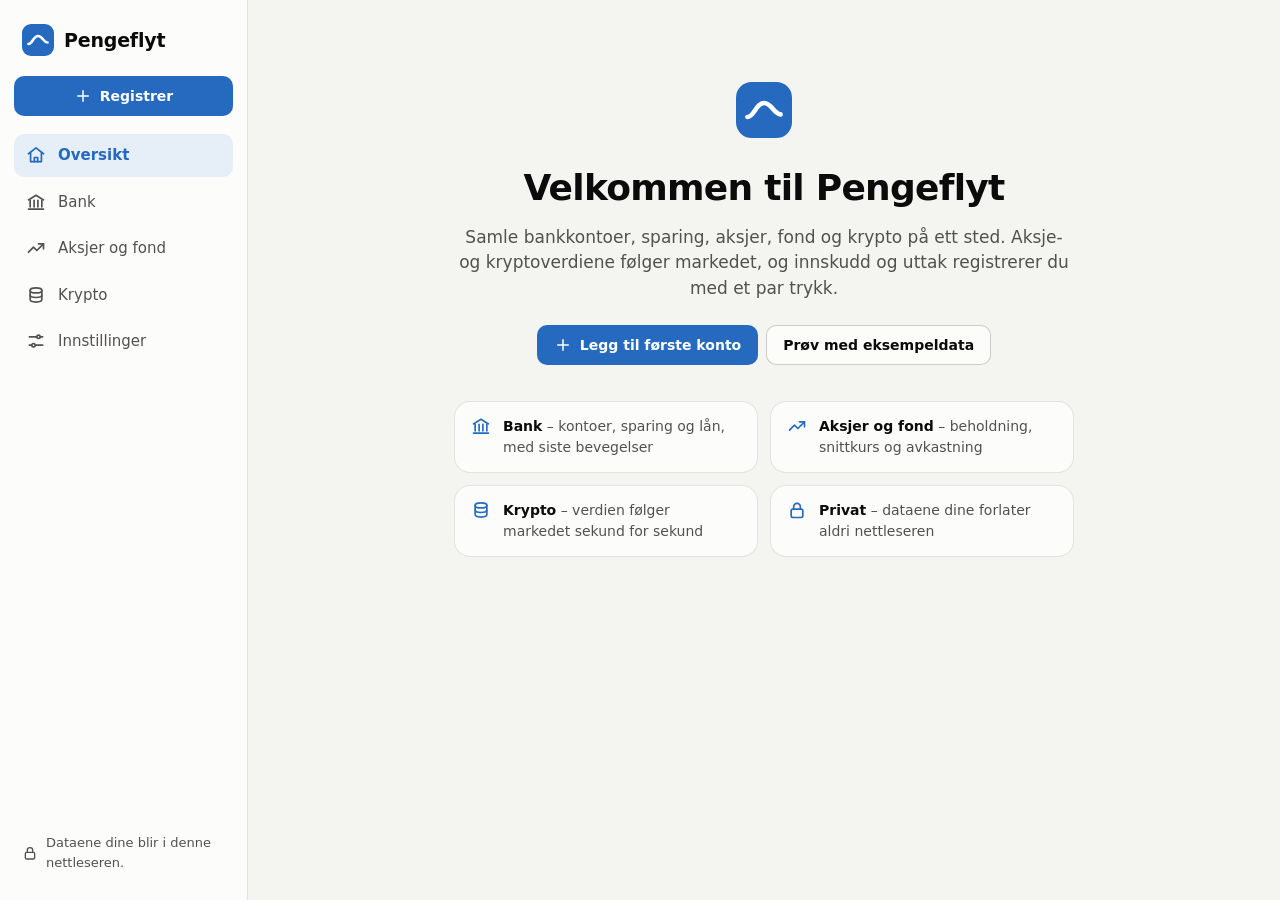
<file: index.html>
<!doctype html>
<html lang="nb">
<head>
  <meta charset="utf-8">
  <meta name="viewport" content="width=device-width, initial-scale=1, viewport-fit=cover">
  <title>Pengeflyt · Formue, bank, aksjer og krypto</title>
  <meta name="description" content="Pengeflyt samler formuen din – bank, sparing, fond, aksjer og krypto – med live kryptokurser, og holder oversikt over forbruk og budsjetter.">
  <meta name="color-scheme" content="light dark">
  <link rel="icon" href="favicon.svg" type="image/svg+xml">
  <link rel="stylesheet" href="styles.css">
  <script type="module" src="src/app.js"></script>
</head>
<body>
  <a class="skip-link" href="#view">Hopp til innholdet</a>

  <div class="app">
    <nav class="sidebar" aria-label="Hovedmeny">
      <a class="brand" href="#/oversikt">
        <svg class="logo" width="32" height="32" viewBox="0 0 32 32" aria-hidden="true">
          <rect width="32" height="32" rx="9" fill="#256abf"/>
          <path d="M6.5 20c3.8 0 5-8 9.5-8s5.7 6.5 9.5 6.5" fill="none" stroke="#fff" stroke-width="2.6" stroke-linecap="round"/>
        </svg>
        <span>Pengeflyt</span>
      </a>
      <button type="button" class="button button-primary sidebar-add" data-action="quick-add">
        <span data-icon="plus"></span><span data-slot="quick-add-label">Registrer</span>
      </button>
      <a class="nav-link" href="#/oversikt" data-route="overview"><span data-icon="home"></span><span>Oversikt</span></a>
      <a class="nav-link" href="#/bank" data-route="bank"><span data-icon="bank"></span><span>Bank</span></a>
      <a class="nav-link" href="#/aksjer" data-route="investments"><span data-icon="trend"></span><span class="nav-long">Aksjer og fond</span><span class="nav-short" aria-hidden="true">Aksjer</span></a>
      <a class="nav-link" href="#/krypto" data-route="crypto"><span data-icon="coins"></span><span>Krypto</span></a>
      <a class="nav-link" href="#/innstillinger" data-route="settings"><span data-icon="settings"></span><span>Innstillinger</span></a>
      <p class="sidebar-foot"><span data-icon="lock"></span>Dataene dine blir i denne nettleseren.</p>
    </nav>

    <main id="view" class="view" tabindex="-1">
      <p class="loading">Laster …</p>
      <noscript>Pengeflyt trenger JavaScript for å kjøre.</noscript>
    </main>
  </div>

  <button type="button" class="fab" data-action="quick-add" aria-label="Registrer"><span data-icon="plus"></span></button>
  <div id="toasts" class="toasts" aria-live="polite"></div>
  <input type="file" id="import-file" accept=".json,application/json" hidden>

  <datalist id="institutions"></datalist>
  <datalist id="ticker-suggestions"></datalist>

  <!-- Ny / endre konto -->
  <dialog id="account-dialog" class="sheet" aria-labelledby="account-dialog-title">
    <form method="dialog" novalidate>
      <header class="sheet-header">
        <h2 id="account-dialog-title">Ny konto</h2>
        <button type="button" class="icon-button" data-close aria-label="Lukk"><span data-icon="close"></span></button>
      </header>
      <div class="sheet-body">
        <fieldset class="field">
          <legend>Type</legend>
          <div class="category-grid type-grid" data-slot="types"></div>
          <p class="field-error" id="account-type-error" hidden></p>
        </fieldset>

        <div class="field-row field-row-even">
          <div class="field">
            <label for="account-name">Navn</label>
            <input class="input" id="account-name" maxlength="40" autocomplete="off" aria-describedby="account-name-error">
            <p class="field-error" id="account-name-error" hidden></p>
          </div>
          <div class="field">
            <label for="account-institution">Bank eller plattform <span class="optional">(valgfritt)</span></label>
            <input class="input" id="account-institution" list="institutions" maxlength="40" autocomplete="off" placeholder="F.eks. DNB, Nordnet, Firi">
            <p class="field-error" id="account-institution-error" hidden></p>
          </div>
        </div>

        <div class="field" data-for="opening">
          <label for="account-amount" data-slot="amount-label">Saldo nå</label>
          <div class="amount-input">
            <input id="account-amount" inputmode="decimal" autocomplete="off" placeholder="0" aria-describedby="account-amount-error">
            <span class="amount-currency" data-slot="currency">kr</span>
          </div>
          <p class="field-error" id="account-amount-error" hidden></p>
        </div>

        <div class="field" data-for="invested">
          <label for="account-invested">Hvorav satt inn av deg <span class="optional">(valgfritt)</span></label>
          <div class="amount-input amount-input-small">
            <input id="account-invested" inputmode="decimal" autocomplete="off" placeholder="Samme som verdien" aria-describedby="account-invested-hint account-invested-error">
            <span class="amount-currency" data-slot="currency">kr</span>
          </div>
          <p class="field-hint" id="account-invested-hint">Brukes til å regne ut avkastningen. Står det tomt, regnes all verdien som innskudd.</p>
          <p class="field-error" id="account-invested-error" hidden></p>
        </div>

        <div class="field-row field-row-even" data-for="holding">
          <div class="field" data-for="coin">
            <label for="account-asset">Første mynt</label>
            <select class="input" id="account-asset"></select>
          </div>
          <div class="field" data-for="ticker">
            <label for="account-ticker">Første aksje <span class="optional">(valgfritt)</span></label>
            <input class="input" id="account-ticker" list="ticker-suggestions" autocomplete="off" autocapitalize="characters"
              placeholder="Søk, f.eks. Equinor" aria-describedby="account-crypto-hint account-ticker-error">
            <p class="field-error" id="account-ticker-error" hidden></p>
          </div>
          <div class="field">
            <label for="account-quantity">Antall <span class="optional">(valgfritt)</span></label>
            <input class="input" id="account-quantity" inputmode="decimal" autocomplete="off" placeholder="F.eks. 10" aria-describedby="account-quantity-error">
            <p class="field-error" id="account-quantity-error" hidden></p>
          </div>
        </div>
        <div class="field" data-for="holding">
          <label for="account-paid">Betalt totalt <span class="optional">(valgfritt)</span></label>
          <div class="amount-input amount-input-small">
            <input id="account-paid" inputmode="decimal" autocomplete="off" placeholder="0" aria-describedby="account-crypto-hint account-paid-error">
            <span class="amount-currency" data-slot="currency">kr</span>
          </div>
          <p class="field-hint" id="account-crypto-hint" data-slot="crypto-hint"></p>
          <p class="field-error" id="account-paid-error" hidden></p>
        </div>
      </div>
      <footer class="sheet-footer">
        <button type="button" class="button button-ghost-danger" data-delete hidden><span data-icon="trash"></span>Slett konto</button>
        <span class="spacer"></span>
        <button type="button" class="button button-secondary" data-close>Avbryt</button>
        <button type="submit" class="button button-primary">Lagre</button>
      </footer>
    </form>
  </dialog>

  <!-- Registrer en bevegelse: innskudd, uttak, ny verdi, kjøp eller salg -->
  <dialog id="move-dialog" class="sheet" aria-labelledby="move-dialog-title">
    <form method="dialog" novalidate>
      <header class="sheet-header">
        <h2 id="move-dialog-title">Registrer</h2>
        <button type="button" class="icon-button" data-close aria-label="Lukk"><span data-icon="close"></span></button>
      </header>
      <div class="sheet-body">
        <div class="field">
          <label for="move-account">Konto</label>
          <select class="input" id="move-account"></select>
          <p class="field-error" id="move-account-error" hidden></p>
        </div>

        <fieldset class="segmented segmented-wide" data-slot="kinds"></fieldset>
        <p class="field-error" id="move-kind-error" hidden></p>

        <div class="field-row field-row-even">
          <div class="field" data-for="asset">
            <label for="move-asset">Mynt</label>
            <select class="input" id="move-asset"></select>
            <p class="field-error" id="move-asset-error" hidden></p>
          </div>
          <div class="field" data-for="ticker">
            <label for="move-ticker">Aksje</label>
            <input class="input" id="move-ticker" list="ticker-suggestions" autocomplete="off" autocapitalize="characters"
              placeholder="Søk, f.eks. Equinor" aria-describedby="move-quantity-hint move-ticker-error">
            <p class="field-error" id="move-ticker-error" hidden></p>
          </div>
          <div class="field" data-for="quantity">
            <label for="move-quantity">Antall</label>
            <input class="input" id="move-quantity" inputmode="decimal" autocomplete="off" placeholder="F.eks. 0,005" aria-describedby="move-quantity-hint move-quantity-error">
            <p class="field-error" id="move-quantity-error" hidden></p>
          </div>
        </div>
        <p class="field-hint" id="move-quantity-hint" data-for="quantity" data-slot="quantity-hint"></p>

        <div class="field">
          <label for="move-amount" data-slot="amount-label">Beløp</label>
          <div class="amount-input">
            <input id="move-amount" inputmode="decimal" autocomplete="off" placeholder="0" aria-describedby="move-amount-hint move-amount-error">
            <span class="amount-currency" data-slot="currency">kr</span>
          </div>
          <p class="field-hint" id="move-amount-hint" data-slot="amount-hint"></p>
          <p class="field-error" id="move-amount-error" hidden></p>
        </div>

        <div class="field" data-for="counter">
          <label for="move-counter" data-slot="counter-label">Pengene kom fra</label>
          <select class="input" id="move-counter" aria-describedby="move-counter-hint move-counter-error"></select>
          <p class="field-hint" id="move-counter-hint">Velger du en konto, flyttes beløpet dit (eller derfra) også, så formuen ikke telles dobbelt.</p>
          <p class="field-error" id="move-counter-error" hidden></p>
        </div>

        <div class="field-row">
          <div class="field">
            <label for="move-date">Dato</label>
            <input class="input" id="move-date" type="date" aria-describedby="move-date-error">
            <p class="field-error" id="move-date-error" hidden></p>
          </div>
          <div class="field">
            <label for="move-note">Notat <span class="optional">(valgfritt)</span></label>
            <input class="input" id="move-note" maxlength="120" autocomplete="off" placeholder="F.eks. Fast sparing" aria-describedby="move-note-error">
            <p class="field-error" id="move-note-error" hidden></p>
          </div>
        </div>
      </div>
      <footer class="sheet-footer">
        <span class="spacer"></span>
        <button type="button" class="button button-secondary" data-close>Avbryt</button>
        <button type="submit" class="button button-primary">Lagre</button>
      </footer>
    </form>
  </dialog>

  <!-- Ny / endre transaksjon -->
  <dialog id="tx-dialog" class="sheet" aria-labelledby="tx-dialog-title">
    <form method="dialog" novalidate>
      <header class="sheet-header">
        <h2 id="tx-dialog-title">Ny transaksjon</h2>
        <button type="button" class="icon-button" data-close aria-label="Lukk"><span data-icon="close"></span></button>
      </header>
      <div class="sheet-body">
        <fieldset class="segmented segmented-wide">
          <legend class="visually-hidden">Type</legend>
          <label><input type="radio" name="type" value="expense" checked><span>Utgift</span></label>
          <label><input type="radio" name="type" value="income"><span>Inntekt</span></label>
        </fieldset>

        <div class="field">
          <label for="tx-amount">Beløp</label>
          <div class="amount-input">
            <input id="tx-amount" name="amount" inputmode="decimal" autocomplete="off" placeholder="0" aria-describedby="tx-amount-error">
            <span class="amount-currency" data-slot="currency">kr</span>
          </div>
          <p class="field-error" id="tx-amount-error" hidden></p>
        </div>

        <fieldset class="field">
          <legend>Kategori</legend>
          <div class="category-grid" data-slot="categories"></div>
          <p class="field-error" id="tx-category-error" hidden></p>
        </fieldset>

        <div class="field-row">
          <div class="field">
            <label for="tx-date">Dato</label>
            <input class="input" id="tx-date" name="date" type="date" aria-describedby="tx-date-error">
            <p class="field-error" id="tx-date-error" hidden></p>
          </div>
          <div class="field">
            <label for="tx-note">Notat <span class="optional">(valgfritt)</span></label>
            <input class="input" id="tx-note" name="note" maxlength="120" autocomplete="off" placeholder="F.eks. Ukeshandel" aria-describedby="tx-note-error">
            <p class="field-error" id="tx-note-error" hidden></p>
          </div>
        </div>
      </div>
      <footer class="sheet-footer">
        <button type="button" class="button button-ghost-danger" data-delete hidden><span data-icon="trash"></span>Slett</button>
        <span class="spacer"></span>
        <button type="button" class="button button-secondary" data-close>Avbryt</button>
        <button type="submit" class="button button-primary">Lagre</button>
      </footer>
    </form>
  </dialog>

  <!-- Månedlig budsjett for én kategori -->
  <dialog id="budget-dialog" class="sheet sheet-small" aria-labelledby="budget-dialog-title">
    <form method="dialog" novalidate>
      <header class="sheet-header">
        <h2 id="budget-dialog-title">Budsjett</h2>
        <button type="button" class="icon-button" data-close aria-label="Lukk"><span data-icon="close"></span></button>
      </header>
      <div class="sheet-body">
        <div class="field">
          <label for="budget-amount">Månedlig budsjett</label>
          <div class="amount-input">
            <input id="budget-amount" name="amount" inputmode="decimal" autocomplete="off" placeholder="0" aria-describedby="budget-hint budget-amount-error">
            <span class="amount-currency" data-slot="currency">kr</span>
          </div>
          <p class="field-error" id="budget-amount-error" hidden></p>
        </div>
        <p class="field-hint" id="budget-hint">
          <span data-slot="hint"></span>
          <button type="button" class="link-button" data-use-suggestion hidden></button>
        </p>
      </div>
      <footer class="sheet-footer">
        <button type="button" class="button button-ghost-danger" data-remove hidden>Fjern budsjett</button>
        <span class="spacer"></span>
        <button type="button" class="button button-secondary" data-close>Avbryt</button>
        <button type="submit" class="button button-primary">Lagre</button>
      </footer>
    </form>
  </dialog>

  <!-- Ja/nei-spørsmål -->
  <dialog id="confirm-dialog" class="sheet sheet-small" aria-labelledby="confirm-title">
    <form method="dialog">
      <div class="sheet-body confirm-body">
        <h2 id="confirm-title" data-slot="title"></h2>
        <p data-slot="message"></p>
      </div>
      <footer class="sheet-footer">
        <span class="spacer"></span>
        <button value="cancel" class="button button-secondary">Avbryt</button>
        <button value="confirm" class="button button-primary" data-slot="confirm">OK</button>
      </footer>
    </form>
  </dialog>

  <script>
    // Nettlesere nekter å laste appens JavaScript-moduler fra en fil (file://),
    // så forklar hvordan den startes i stedet for å vise en tom side.
    if (location.protocol === 'file:') {
      document.getElementById('view').innerHTML =
        '<div class="file-warning"><h1>Nesten der!</h1>' +
        '<p>Nettleseren blokkerer appen når den åpnes direkte som en fil. Start den lille webserveren fra prosjektmappen:</p>' +
        '<pre>python3 serve.py</pre><p>…og åpne <a href="http://localhost:8000">http://localhost:8000</a>.</p></div>';
    }
  </script>
</body>
</html>
</file>
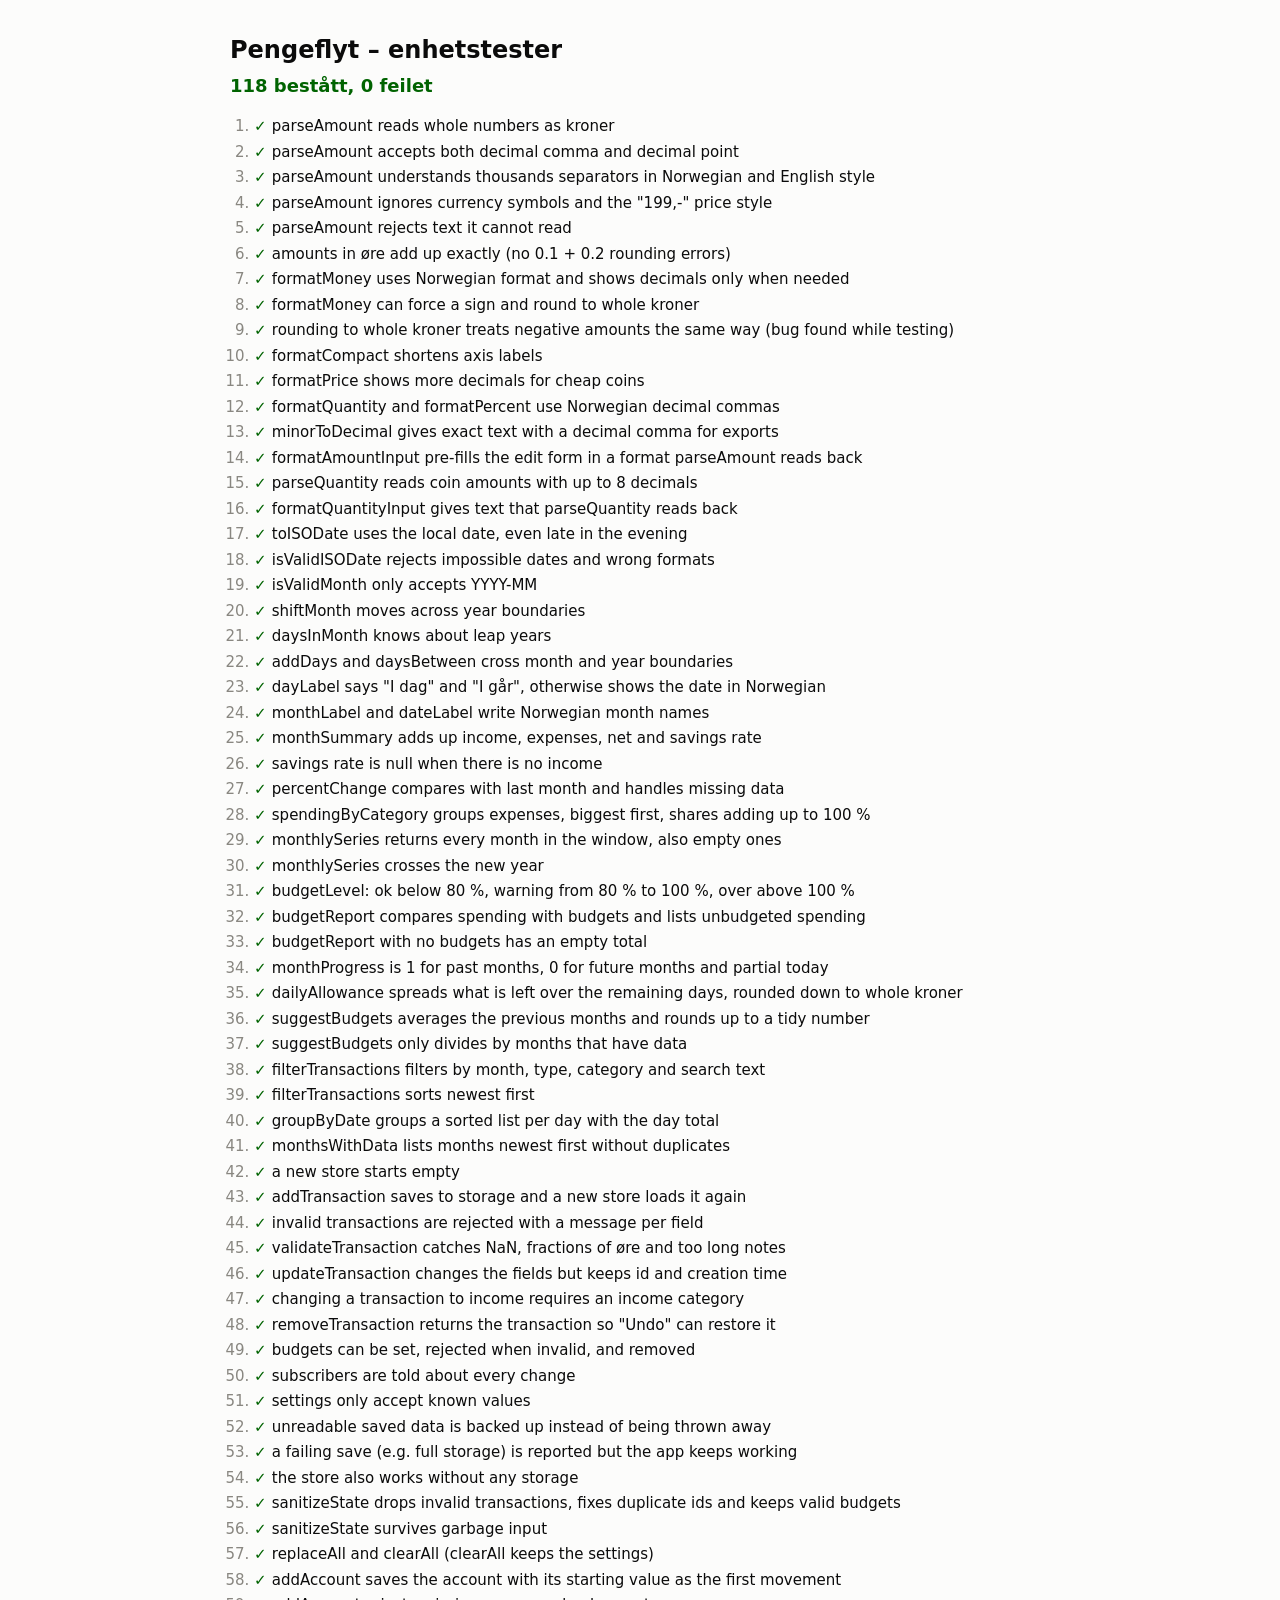
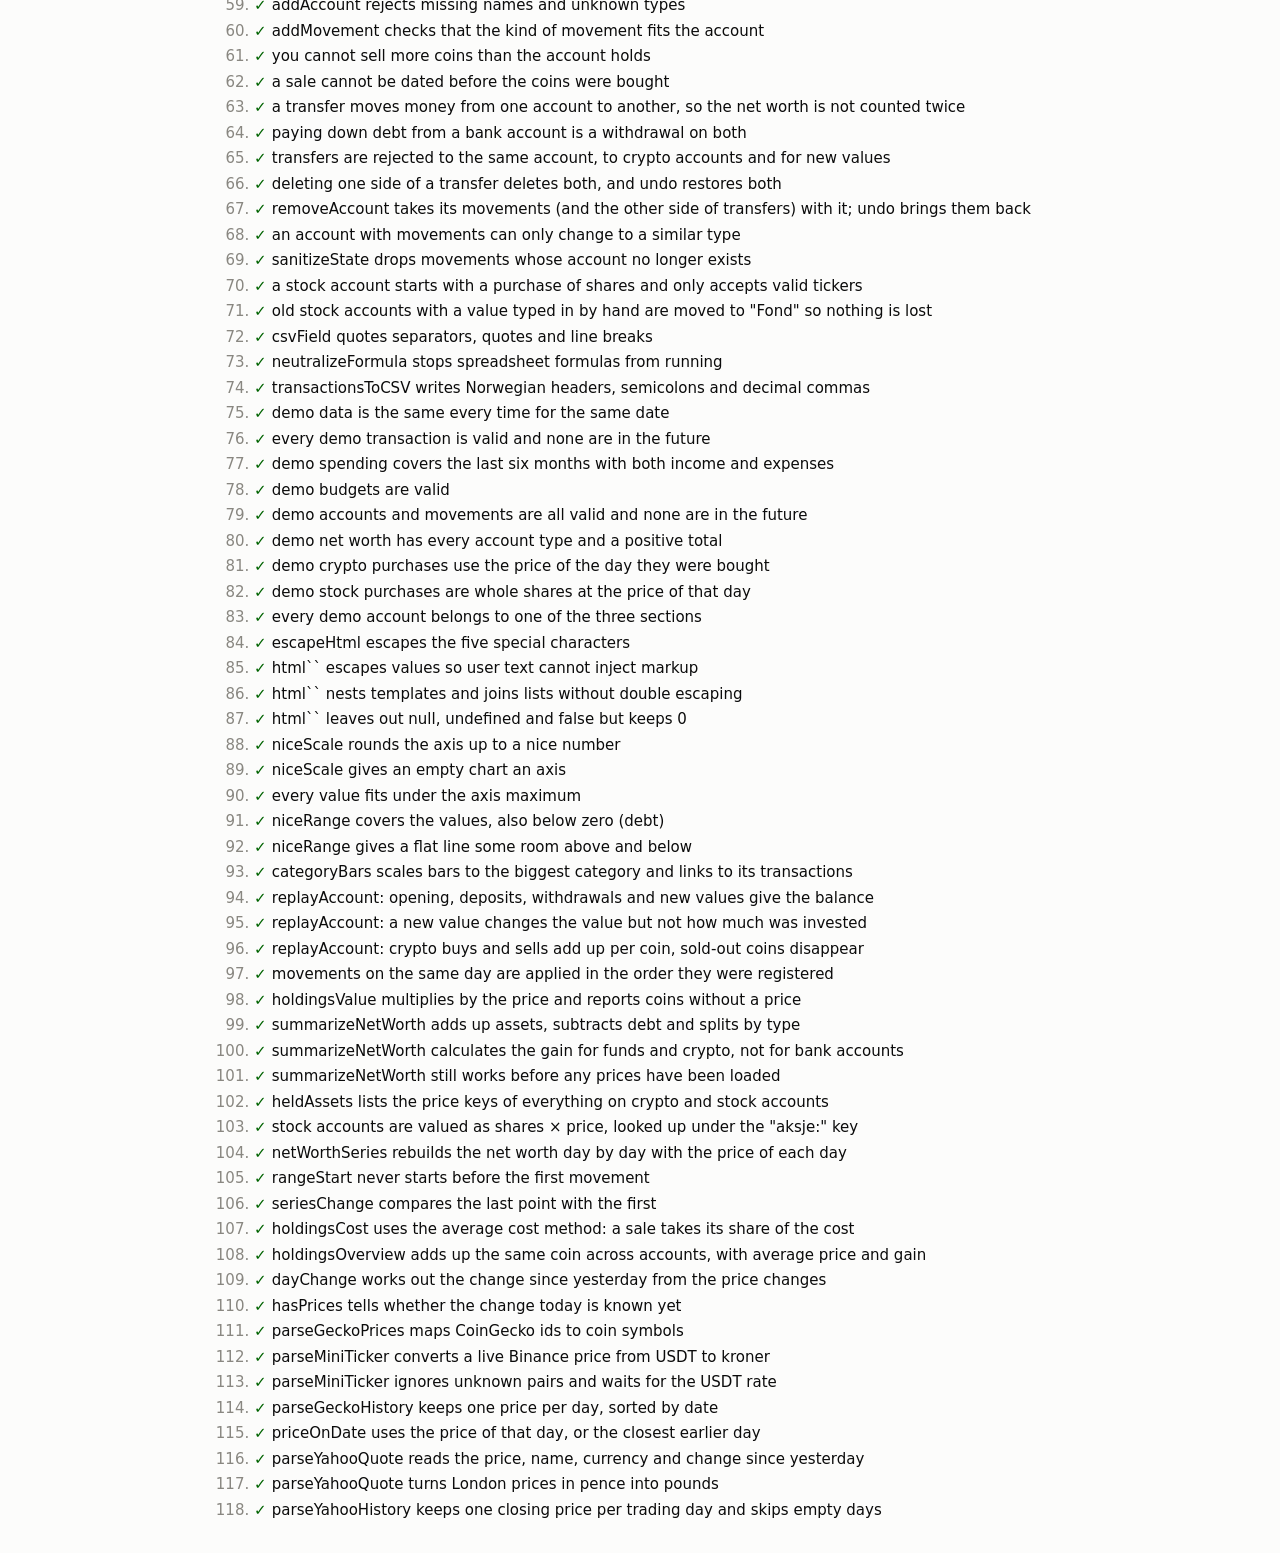
<file: tests/index.html>
<!doctype html>
<html lang="nb">
<head>
  <meta charset="utf-8">
  <meta name="viewport" content="width=device-width, initial-scale=1">
  <title>Pengeflyt · Enhetstester</title>
  <link rel="icon" href="../favicon.svg" type="image/svg+xml">
  <style>
    body { margin: 32px auto; max-width: 820px; padding: 0 16px; font: 15px/1.5 system-ui, sans-serif; color: #0b0b0b; background: #fcfcfb; }
    h1 { font-size: 24px; margin: 0 0 4px; }
    .summary { font-size: 18px; font-weight: 600; margin: 0 0 16px; }
    .summary.pass { color: #006300; }
    .summary.fail { color: #b42828; }
    ol { padding-left: 24px; }
    li { margin: 3px 0; }
    li::marker { color: #898781; }
    .ok::before { content: "✓ "; color: #006300; font-weight: 700; }
    .failed { color: #b42828; }
    .failed::before { content: "✗ "; font-weight: 700; }
    .error { display: block; font: 13px/1.4 ui-monospace, monospace; white-space: pre-wrap; }
  </style>
</head>
<body>
  <h1>Pengeflyt – enhetstester</h1>
  <p class="summary" id="summary">Kjører …</p>
  <ol id="results"></ol>
  <script type="module">
    import { run } from './harness.js';
    import './all.js';

    const results = await run();
    const list = document.getElementById('results');
    for (const result of results) {
      const item = document.createElement('li');
      item.className = result.ok ? 'ok' : 'failed';
      item.textContent = result.name;
      if (!result.ok) {
        const error = document.createElement('span');
        error.className = 'error';
        error.textContent = result.error;
        item.append(error);
      }
      list.append(item);
    }
    const failed = results.filter((result) => !result.ok).length;
    const summary = document.getElementById('summary');
    summary.textContent = `${results.length - failed} bestått, ${failed} feilet`;
    summary.className = `summary ${failed ? 'fail' : 'pass'}`;
  </script>
</body>
</html>
</file>
<file: styles.css>
/* Pengeflyt – styles.
   All colors are tokens (custom properties) defined once here and swapped for dark mode.
   Chart colors were checked for contrast and color-blind safety. */

:root {
  color-scheme: light;
  --page: #f4f4f1;
  --surface: #fcfcfb;
  --surface-2: #f0efec;
  --surface-3: #e6e5e0;
  --text: #0b0b0b;
  --text-2: #52514e;
  --text-3: #898781;
  --border: rgba(11, 11, 11, 0.1);
  --border-strong: rgba(11, 11, 11, 0.2);
  --grid: #e1e0d9;
  --axis: #c3c2b7;
  --accent: #256abf;
  --accent-hover: #1c5cab;
  --accent-text: #256abf;
  --accent-soft: rgba(42, 120, 214, 0.1);
  --on-accent: #ffffff;
  --income: #2a78d6;
  --expense: #eb6834;
  --meter-ok: #2a78d6;
  --series-1: #2a78d6;
  --good: #0ca30c;
  --warning: #fab219;
  --critical: #d03b3b;
  --good-text: #006300;
  --critical-text: #b42828;
  --hover-band: rgba(11, 11, 11, 0.045);
  --toast-bg: #1f1f1e;
  --toast-text: #f0efec;
  --toast-action: #8cbcf5;
  --backdrop: rgba(11, 11, 11, 0.45);
  --shadow-sm: 0 1px 2px rgba(11, 11, 11, 0.04);
  --shadow-lg: 0 16px 40px rgba(11, 11, 11, 0.18), 0 2px 8px rgba(11, 11, 11, 0.08);
  --radius: 16px;
  --radius-sm: 10px;
  --font: system-ui, -apple-system, "Segoe UI", Roboto, "Helvetica Neue", sans-serif;
}

@media (prefers-color-scheme: dark) {
  :root:not([data-theme="light"]) {
    color-scheme: dark;
    --page: #0d0d0d;
    --surface: #1a1a19;
    --surface-2: #242423;
    --surface-3: #2f2f2d;
    --text: #f0efec;
    --text-2: #c3c2b7;
    --text-3: #898781;
    --border: rgba(255, 255, 255, 0.1);
    --border-strong: rgba(255, 255, 255, 0.2);
    --grid: #2c2c2a;
    --axis: #383835;
    --accent-hover: #2a78d6;
    --accent-text: #6da7ec;
    --accent-soft: rgba(57, 135, 229, 0.16);
    --income: #3987e5;
    --expense: #d95926;
    --meter-ok: #3987e5;
  --series-1: #3987e5;
    --good-text: #0ca30c;
    --critical-text: #e66767;
    --hover-band: rgba(255, 255, 255, 0.05);
    --toast-bg: #f0efec;
    --toast-text: #0b0b0b;
    --toast-action: #1c5cab;
    --backdrop: rgba(0, 0, 0, 0.6);
    --shadow-sm: none;
    --shadow-lg: 0 16px 40px rgba(0, 0, 0, 0.55);
  }
}

:root[data-theme="dark"] {
  color-scheme: dark;
  --page: #0d0d0d;
  --surface: #1a1a19;
  --surface-2: #242423;
  --surface-3: #2f2f2d;
  --text: #f0efec;
  --text-2: #c3c2b7;
  --text-3: #898781;
  --border: rgba(255, 255, 255, 0.1);
  --border-strong: rgba(255, 255, 255, 0.2);
  --grid: #2c2c2a;
  --axis: #383835;
  --accent-hover: #2a78d6;
  --accent-text: #6da7ec;
  --accent-soft: rgba(57, 135, 229, 0.16);
  --income: #3987e5;
  --expense: #d95926;
  --meter-ok: #3987e5;
  --series-1: #3987e5;
  --good-text: #0ca30c;
  --critical-text: #e66767;
  --hover-band: rgba(255, 255, 255, 0.05);
  --toast-bg: #f0efec;
  --toast-text: #0b0b0b;
  --toast-action: #1c5cab;
  --backdrop: rgba(0, 0, 0, 0.6);
  --shadow-sm: none;
  --shadow-lg: 0 16px 40px rgba(0, 0, 0, 0.55);
}

/* ---------- Base ---------- */

*,
*::before,
*::after {
  box-sizing: border-box;
}

html {
  -webkit-text-size-adjust: 100%;
}

body {
  margin: 0;
  background: var(--page);
  color: var(--text);
  font: 15px/1.5 var(--font);
  -webkit-font-smoothing: antialiased;
}

h1,
h2,
h3,
p {
  margin: 0;
}

a {
  color: var(--accent-text);
}

button,
input,
select {
  font: inherit;
  color: inherit;
}

:focus-visible {
  outline: 2px solid var(--accent);
  outline-offset: 2px;
}

/* Without this, classes like .button (display: inline-flex) would show "hidden" elements. */
[hidden] {
  display: none !important;
}

.icon {
  flex: none;
  display: block;
}

[data-icon] {
  display: inline-flex;
}

.visually-hidden {
  position: absolute !important;
  width: 1px;
  height: 1px;
  padding: 0;
  margin: -1px;
  overflow: hidden;
  clip: rect(0 0 0 0);
  white-space: nowrap;
  border: 0;
}

.skip-link {
  position: absolute;
  left: 12px;
  top: -48px;
  z-index: 100;
  padding: 8px 12px;
  border-radius: var(--radius-sm);
  background: var(--surface);
}

.skip-link:focus {
  top: 12px;
  box-shadow: var(--shadow-lg); /* only when visible, or the shadow peeks into the page */
}

.muted {
  color: var(--text-2);
}

.muted-note {
  color: var(--text-2);
  font-size: 14px;
}

kbd {
  display: inline-block;
  padding: 0 5px;
  border: 1px solid var(--border-strong);
  border-bottom-width: 2px;
  border-radius: 5px;
  font: 12px/1.6 var(--font);
}

/* ---------- Layout ---------- */

.app {
  display: grid;
  grid-template-columns: 248px minmax(0, 1fr);
  min-height: 100vh;
  min-height: 100dvh;
}

.sidebar {
  position: sticky;
  top: 0;
  height: 100vh;
  height: 100dvh;
  display: flex;
  flex-direction: column;
  gap: 4px;
  padding: 20px 14px;
  background: var(--surface);
  border-right: 1px solid var(--border);
}

.brand {
  display: flex;
  align-items: center;
  gap: 10px;
  padding: 4px 8px 16px;
  color: var(--text);
  font-size: 19px;
  font-weight: 700;
  letter-spacing: -0.01em;
  text-decoration: none;
}

.sidebar-add {
  margin: 0 0 14px;
}

.nav-link {
  display: flex;
  align-items: center;
  gap: 12px;
  padding: 10px 12px;
  border-radius: var(--radius-sm);
  color: var(--text-2);
  font-weight: 500;
  text-decoration: none;
}

.nav-link:hover {
  background: var(--surface-2);
  color: var(--text);
}

.nav-link[aria-current="page"] {
  background: var(--accent-soft);
  color: var(--accent-text);
  font-weight: 600;
}

.sidebar-foot {
  margin-top: auto;
  display: flex;
  gap: 8px;
  align-items: center;
  padding: 8px;
  color: var(--text-2);
  font-size: 13px;
}

.sidebar-foot .icon {
  width: 16px;
  height: 16px;
}

.view {
  width: 100%;
  max-width: 1120px;
  margin: 0 auto;
  padding: 28px 32px 56px;
}

.view:focus {
  outline: none;
}

.loading {
  color: var(--text-2);
}

.fab {
  display: none;
}

.page-header {
  display: flex;
  flex-wrap: wrap;
  align-items: center;
  justify-content: space-between;
  gap: 12px 16px;
  margin-bottom: 20px;
}

.page-header h1 {
  font-size: 28px;
  font-weight: 700;
  letter-spacing: -0.02em;
}

.page-actions {
  display: flex;
  flex-wrap: wrap;
  align-items: center;
  gap: 8px;
}

.stack {
  display: grid;
  gap: 16px;
}

.view > * + * {
  margin-top: 16px;
}

.grid-2 {
  display: grid;
  grid-template-columns: repeat(auto-fit, minmax(min(100%, 400px), 1fr));
  gap: 16px;
  align-items: start;
}

/* ---------- Cards ---------- */

.card {
  min-width: 0;
  padding: 20px;
  background: var(--surface);
  border: 1px solid var(--border);
  border-radius: var(--radius);
  box-shadow: var(--shadow-sm);
}

.card-header {
  display: flex;
  align-items: flex-start;
  justify-content: space-between;
  gap: 12px;
  margin-bottom: 16px;
}

.card-title {
  font-size: 16px;
  font-weight: 600;
}

.card-subtitle {
  margin-top: 2px;
  color: var(--text-2);
  font-size: 13px;
}

.link,
.link-button {
  flex: none;
  padding: 0;
  border: 0;
  background: none;
  color: var(--accent-text);
  font-size: 14px;
  font-weight: 600;
  text-decoration: none;
  cursor: pointer;
}

.link:hover,
.link-button:hover {
  text-decoration: underline;
}

/* ---------- Buttons & inputs ---------- */

.button {
  display: inline-flex;
  align-items: center;
  justify-content: center;
  gap: 8px;
  min-height: 40px;
  padding: 0 16px;
  border: 1px solid transparent;
  border-radius: var(--radius-sm);
  font-size: 14px;
  font-weight: 600;
  line-height: 1.2;
  text-decoration: none;
  white-space: nowrap;
  cursor: pointer;
  transition: background-color 0.15s, border-color 0.15s;
}

.button .icon {
  width: 18px;
  height: 18px;
}

.button-small {
  min-height: 32px;
  padding: 0 12px;
  font-size: 13px;
}

.button-primary {
  background: var(--accent);
  color: var(--on-accent);
}

.button-primary:hover {
  background: var(--accent-hover);
}

.button-secondary {
  background: var(--surface);
  border-color: var(--border-strong);
  color: var(--text);
}

.button-secondary:hover {
  background: var(--surface-2);
}

.button-danger {
  background: var(--critical);
  color: #fff;
}

.button-danger:hover {
  background: #b42828;
}

.button-ghost-danger {
  padding: 0 10px;
  background: transparent;
  color: var(--critical-text);
}

.button-ghost-danger:hover {
  background: color-mix(in oklab, var(--critical) 10%, transparent);
}

.button:disabled {
  opacity: 0.45;
  cursor: not-allowed;
}

.button-row {
  display: flex;
  flex-wrap: wrap;
  gap: 8px;
}

.icon-button {
  display: grid;
  place-items: center;
  width: 36px;
  height: 36px;
  padding: 0;
  border: 0;
  border-radius: var(--radius-sm);
  background: transparent;
  color: var(--text-2);
  cursor: pointer;
}

.icon-button:hover {
  background: var(--surface-2);
  color: var(--text);
}

.input {
  min-height: 40px;
  padding: 0 12px;
  border: 1px solid var(--border-strong);
  border-radius: var(--radius-sm);
  background: var(--surface);
  color: var(--text);
}

.input:focus-visible {
  outline: 2px solid var(--accent);
  outline-offset: -1px;
}

select.input {
  padding-right: 8px;
}

.segmented {
  display: inline-flex;
  gap: 2px;
  margin: 0;
  padding: 3px;
  border: 0;
  border-radius: var(--radius-sm);
  background: var(--surface-3);
}

.segmented label {
  position: relative;
  flex: 1;
}

.segmented input {
  position: absolute;
  inset: 0;
  margin: 0;
  opacity: 0;
  cursor: pointer;
}

.segmented span {
  display: block;
  padding: 6px 12px;
  border-radius: 8px;
  color: var(--text-2);
  font-size: 14px;
  font-weight: 500;
  text-align: center;
  white-space: nowrap;
}

.segmented input:checked + span {
  background: var(--surface);
  color: var(--text);
  box-shadow: 0 1px 3px rgba(11, 11, 11, 0.12);
}

.segmented input:focus-visible + span {
  outline: 2px solid var(--accent);
  outline-offset: 1px;
}

.segmented-wide {
  display: flex;
}

.segmented-wide span {
  padding: 8px 12px;
  font-size: 15px;
}

/* ---------- Month switcher ---------- */

.month-switcher {
  display: inline-flex;
  align-items: center;
  padding: 3px;
  background: var(--surface);
  border: 1px solid var(--border);
  border-radius: 999px;
}

.month-switcher .icon-button {
  width: 34px;
  height: 34px;
  border-radius: 999px;
}

.month-label {
  min-width: 140px;
  padding: 6px 8px;
  border: 0;
  border-radius: 999px;
  background: none;
  font-weight: 600;
  cursor: pointer;
}

.month-label:hover {
  background: var(--surface-2);
}

/* ---------- Overview ---------- */

.hero-label {
  color: var(--text-2);
  font-size: 14px;
  font-weight: 500;
}

.hero-value {
  margin: 4px 0 6px;
  font-size: clamp(40px, 7vw, 56px);
  font-weight: 650;
  line-height: 1.05;
  letter-spacing: -0.02em;
}

.hero-note {
  color: var(--text-2);
}

.stats {
  display: grid;
  grid-template-columns: repeat(auto-fit, minmax(130px, 1fr));
  gap: 16px;
  margin: 20px 0 0;
  padding-top: 18px;
  border-top: 1px solid var(--border);
}

.stat dt {
  color: var(--text-2);
  font-size: 13px;
  font-weight: 500;
}

.stat dd {
  margin: 0;
}

.stat .stat-value {
  margin-top: 2px;
  font-size: 22px;
  font-weight: 600;
  letter-spacing: -0.01em;
}

.stat-note,
.delta {
  color: var(--text-2);
  font-size: 13px;
}

.delta {
  display: inline-flex;
  align-items: center;
  gap: 3px;
}

.delta.is-good {
  color: var(--good-text);
}

.delta.is-bad {
  color: var(--critical-text);
}

.cat-bars {
  display: grid;
  gap: 2px;
  margin: 0;
  padding: 0;
  list-style: none;
}

.cat-bar {
  display: grid;
  grid-template-columns: minmax(0, 1fr) auto;
  grid-template-areas:
    "label value"
    "bar bar";
  gap: 6px 12px;
  margin: 0 -10px;
  padding: 8px 10px;
  border-radius: var(--radius-sm);
  color: inherit;
  text-decoration: none;
}

.cat-bar:hover {
  background: var(--surface-2);
}

.cat-bar-label {
  grid-area: label;
  display: flex;
  align-items: center;
  gap: 8px;
  min-width: 0;
  font-weight: 500;
}

.cat-bar-value {
  grid-area: value;
  display: flex;
  gap: 8px;
  align-items: baseline;
  font-variant-numeric: tabular-nums;
}

.cat-bar-value strong {
  font-weight: 600;
}

.cat-bar-share {
  min-width: 3ch;
  color: var(--text-2);
  font-size: 13px;
  text-align: right;
}

.cat-bar-track {
  grid-area: bar;
  height: 8px;
}

.cat-bar-fill {
  display: block;
  height: 100%;
  min-width: 2px;
  border-radius: 0 4px 4px 0;
  background: var(--expense);
}

.cat-icon {
  font-size: 18px;
  line-height: 1;
}

.cat-name {
  display: flex;
  align-items: center;
  gap: 8px;
  min-width: 0;
  font-weight: 500;
}

/* Income vs. expenses chart */

.toggle {
  display: inline-flex;
  flex: none;
  padding: 2px;
  border-radius: 8px;
  background: var(--surface-3);
}

.toggle button {
  display: grid;
  place-items: center;
  width: 32px;
  height: 28px;
  padding: 0;
  border: 0;
  border-radius: 6px;
  background: transparent;
  color: var(--text-2);
  cursor: pointer;
}

.toggle button[aria-pressed="true"] {
  background: var(--surface);
  color: var(--text);
  box-shadow: 0 1px 3px rgba(11, 11, 11, 0.12);
}

.legend {
  display: flex;
  flex-wrap: wrap;
  gap: 16px;
  margin-bottom: 8px;
  color: var(--text-2);
  font-size: 13px;
}

.legend-item {
  display: inline-flex;
  align-items: center;
  gap: 6px;
}

.legend-swatch {
  width: 10px;
  height: 10px;
  border-radius: 2px;
}

.swatch-income,
.key-income {
  background: var(--income);
}

.swatch-expense,
.key-expense {
  background: var(--expense);
}

.chart {
  position: relative;
  min-height: 240px;
}

.chart svg {
  display: block;
  overflow: visible;
}

.chart .gridline {
  stroke: var(--grid);
  stroke-width: 1;
}

.chart .baseline {
  stroke: var(--axis);
  stroke-width: 1;
}

.chart .tick {
  fill: var(--text-3);
  font-size: 11px;
  font-variant-numeric: tabular-nums;
}

.chart .x-tick {
  font-size: 12px;
}

.chart .x-tick.is-selected {
  fill: var(--text);
  font-weight: 600;
}

.chart .bar-income {
  fill: var(--income);
}

.chart .bar-expense {
  fill: var(--expense);
}

.chart .band {
  fill: transparent;
}

.chart .band.is-active {
  fill: var(--hover-band);
}

.chart .hit {
  fill: transparent;
  outline: none;
}

.chart .hit:focus-visible {
  stroke: var(--accent);
  stroke-width: 2;
}

.chart-tooltip {
  position: absolute;
  top: 0;
  left: 0;
  z-index: 5;
  min-width: 168px;
  padding: 10px 12px;
  border: 1px solid var(--border);
  border-radius: var(--radius-sm);
  background: var(--surface);
  box-shadow: var(--shadow-lg);
  font-size: 13px;
  pointer-events: none;
}

.tooltip-title {
  margin-bottom: 6px;
  color: var(--text-2);
  font-weight: 600;
}

.tooltip-row {
  display: flex;
  align-items: center;
  gap: 8px;
  margin-top: 2px;
}

.tooltip-row strong {
  font-variant-numeric: tabular-nums;
}

.tooltip-row span:last-child {
  color: var(--text-2);
}

.tooltip-key {
  width: 12px;
  height: 2px;
  border-radius: 1px;
}

.tooltip-net {
  margin-top: 6px;
  padding-top: 6px;
  border-top: 1px solid var(--border);
}

.table-scroll {
  overflow-x: auto;
}

.data-table {
  width: 100%;
  border-collapse: collapse;
  font-size: 14px;
  font-variant-numeric: tabular-nums;
}

.data-table th,
.data-table td {
  padding: 8px 6px;
  border-bottom: 1px solid var(--border);
  text-align: right;
  white-space: nowrap;
}

.data-table th:first-child {
  text-align: left;
}

.data-table thead th {
  color: var(--text-2);
  font-size: 13px;
  font-weight: 600;
}

.data-table tbody th {
  font-weight: 500;
}

/* Budget meters & status */

.meter {
  position: relative;
  height: 8px;
  border-radius: 999px;
  background: var(--surface-3);
  background: color-mix(in oklab, var(--meter-color) 18%, var(--surface));
}

.meter-ok {
  --meter-color: var(--meter-ok);
}

.meter-warning {
  --meter-color: var(--warning);
}

.meter-over {
  --meter-color: var(--critical);
}

.meter-fill {
  display: block;
  height: 100%;
  border-radius: 999px;
  background: var(--meter-color);
}

.meter-pace {
  position: absolute;
  top: -4px;
  bottom: -4px;
  width: 2px;
  margin-left: -1px;
  border-radius: 1px;
  background: var(--text);
  opacity: 0.6;
}

.status {
  display: inline-flex;
  flex: none;
  align-items: center;
  gap: 6px;
  white-space: nowrap;
  color: var(--text-2);
  font-size: 13px;
  font-weight: 500;
}

.status .icon {
  width: 16px;
  height: 16px;
}

.status-ok .icon {
  color: var(--good);
}

.status-warning .icon {
  color: var(--warning);
}

.status-over .icon {
  color: var(--critical);
}

.watch-list,
.budget-list,
.plain-list {
  display: grid;
  margin: 0;
  padding: 0;
  list-style: none;
}

.watch-list {
  gap: 18px;
}

.watch-head,
.watch-foot,
.budget-row-head,
.budget-row-figures {
  display: flex;
  align-items: center;
  justify-content: space-between;
  gap: 12px;
}

.watch-head {
  margin-bottom: 8px;
}

.watch-figures {
  font-variant-numeric: tabular-nums;
  white-space: nowrap;
}

.watch-foot {
  margin-top: 8px;
  font-size: 13px;
}

.all-good {
  display: flex;
  flex-wrap: wrap;
  align-items: center;
  gap: 8px;
  color: var(--text-2);
}

.callout {
  display: grid;
  justify-items: start;
  gap: 12px;
  color: var(--text-2);
}

/* ---------- Transactions ---------- */

.filters {
  display: flex;
  flex-wrap: wrap;
  align-items: center;
  gap: 8px;
}

.search {
  position: relative;
  flex: 1 1 220px;
}

.search .icon {
  position: absolute;
  left: 12px;
  top: 50%;
  transform: translateY(-50%);
  color: var(--text-3);
  pointer-events: none;
}

.search .input {
  width: 100%;
  padding-left: 38px;
}

.list-summary {
  display: flex;
  flex-wrap: wrap;
  align-items: center;
  gap: 4px 16px;
  color: var(--text-2);
  font-size: 14px;
}

.list-summary strong {
  color: var(--text);
  font-weight: 600;
}

.tx-card {
  padding: 8px 10px 10px;
}

.day-group + .day-group {
  margin-top: 4px;
}

.day-header {
  display: flex;
  justify-content: space-between;
  gap: 12px;
  padding: 12px 10px 4px;
  color: var(--text-2);
  font-size: 13px;
  font-weight: 600;
}

.day-total {
  font-weight: 500;
  font-variant-numeric: tabular-nums;
}

.tx-list {
  margin: 0;
  padding: 0;
  list-style: none;
}

.tx-row {
  display: grid;
  grid-template-columns: 40px minmax(0, 1fr) auto;
  align-items: center;
  gap: 12px;
  width: 100%;
  padding: 8px 10px;
  border: 0;
  border-radius: 12px;
  background: none;
  text-align: left;
  cursor: pointer;
}

.tx-row:hover {
  background: var(--surface-2);
}

.tx-icon {
  display: grid;
  place-items: center;
  width: 40px;
  height: 40px;
  border-radius: 12px;
  background: var(--surface-2);
  font-size: 20px;
}

.tx-row:hover .tx-icon {
  background: var(--surface);
}

.tx-main {
  min-width: 0;
}

.tx-title,
.tx-sub {
  display: block;
  overflow: hidden;
  text-overflow: ellipsis;
  white-space: nowrap;
}

.tx-title {
  font-weight: 500;
}

.tx-sub {
  color: var(--text-2);
  font-size: 13px;
}

.tx-amount {
  font-weight: 600;
  font-variant-numeric: tabular-nums;
  white-space: nowrap;
}

.tx-amount.is-income {
  color: var(--good-text);
}

.card > .tx-list {
  margin: -8px -10px;
}

.empty {
  display: grid;
  justify-items: center;
  gap: 6px;
  padding: 36px 16px;
  color: var(--text-2);
  text-align: center;
}

.empty-emoji {
  font-size: 40px;
}

.empty h2 {
  color: var(--text);
  font-size: 18px;
}

.empty .button-row {
  justify-content: center;
  margin-top: 10px;
}

/* ---------- Budgets ---------- */

.budget-summary-top {
  display: flex;
  align-items: flex-start;
  justify-content: space-between;
  gap: 16px;
  margin-bottom: 16px;
}

.summary-value {
  margin: 2px 0;
  font-size: 36px;
  font-weight: 650;
  line-height: 1.1;
  letter-spacing: -0.02em;
}

.budget-summary .meter {
  height: 12px;
}

.pace-note {
  margin-top: 12px;
  color: var(--text-2);
  font-size: 14px;
}

.budget-list {
  gap: 4px;
}

.budget-row {
  display: grid;
  gap: 8px;
  padding: 12px 0 14px;
  border-top: 1px solid var(--border);
}

.budget-row:first-child {
  padding-top: 0;
  border-top: 0;
}

.budget-row-figures {
  font-size: 14px;
  font-variant-numeric: tabular-nums;
}

.unbudgeted-row {
  display: grid;
  grid-template-columns: minmax(0, 1fr) auto auto;
  align-items: center;
  gap: 12px;
  padding: 10px 0;
  border-top: 1px solid var(--border);
  font-size: 14px;
}

.unbudgeted-row:first-child {
  border-top: 0;
}

.callout-card p {
  margin-top: 6px;
  color: var(--text-2);
}

/* ---------- Settings ---------- */

.settings-grid {
  display: grid;
  grid-template-columns: repeat(auto-fit, minmax(min(100%, 240px), 1fr));
  gap: 16px;
  margin-top: 14px;
}

.settings-grid .input {
  width: 100%;
}

.settings-text {
  display: flex;
  gap: 10px;
  margin: 8px 0 14px;
  color: var(--text-2);
}

.settings-text .icon {
  margin-top: 2px;
}

.settings-text strong {
  color: var(--text);
}

.danger-zone {
  border-color: color-mix(in oklab, var(--critical) 35%, transparent);
}

.about {
  color: var(--text-2);
  font-size: 13px;
  text-align: center;
}

/* ---------- Welcome ---------- */

.welcome {
  display: grid;
  justify-items: center;
  max-width: 620px;
  margin: 6vh auto 0;
  text-align: center;
}

.welcome h1 {
  margin-top: 16px;
  font-size: clamp(28px, 5vw, 36px);
  letter-spacing: -0.02em;
}

.welcome-lead {
  margin: 10px 0 24px;
  color: var(--text-2);
  font-size: 17px;
}

.welcome .button-row {
  justify-content: center;
}

.welcome-points {
  display: grid;
  grid-template-columns: repeat(auto-fit, minmax(min(100%, 260px), 1fr));
  gap: 12px;
  width: 100%;
  margin: 36px 0 0;
  padding: 0;
  list-style: none;
  text-align: left;
}

.welcome-points li {
  display: flex;
  gap: 12px;
  padding: 14px 16px;
  border: 1px solid var(--border);
  border-radius: var(--radius);
  background: var(--surface);
  color: var(--text-2);
  font-size: 14px;
}

.welcome-points .icon {
  color: var(--accent-text);
}

.welcome-points strong {
  color: var(--text);
}

.file-warning {
  max-width: 560px;
  margin: 10vh auto;
  display: grid;
  gap: 12px;
}

.file-warning pre {
  margin: 0;
  padding: 12px 14px;
  border-radius: var(--radius-sm);
  background: var(--surface-2);
}

/* ---------- Dialogs ---------- */

dialog.sheet {
  width: min(560px, calc(100% - 32px));
  max-height: calc(100dvh - 48px);
  padding: 0;
  border: 1px solid var(--border);
  border-radius: 20px;
  background: var(--surface);
  color: var(--text);
  box-shadow: var(--shadow-lg);
}

dialog.sheet-small {
  width: min(440px, calc(100% - 32px));
}

dialog.sheet::backdrop {
  background: var(--backdrop);
}

dialog.sheet[open] {
  animation: sheet-in 0.18s ease-out;
}

dialog.sheet form {
  display: flex;
  flex-direction: column;
  max-height: inherit;
}

.sheet-header {
  display: flex;
  align-items: center;
  justify-content: space-between;
  gap: 12px;
  padding: 18px 20px 6px;
}

.sheet-header h2 {
  font-size: 19px;
}

.sheet-body {
  display: grid;
  grid-template-columns: minmax(0, 1fr);
  gap: 16px;
  padding: 10px 20px 18px;
  overflow-y: auto;
}

.confirm-body {
  gap: 8px;
  padding-top: 22px;
}

.confirm-body h2 {
  font-size: 19px;
}

.confirm-body p {
  color: var(--text-2);
}

.sheet-footer {
  display: flex;
  align-items: center;
  gap: 8px;
  padding: 14px 20px;
  border-top: 1px solid var(--border);
}

.spacer {
  flex: 1;
}

fieldset {
  min-width: 0;
  margin: 0;
  padding: 0;
  border: 0;
}

.field {
  display: grid;
  grid-template-columns: minmax(0, 1fr);
  align-content: start;
  gap: 6px;
}

.field > label,
.field > legend {
  padding: 0;
  margin-bottom: 6px;
  color: var(--text-2);
  font-size: 13px;
  font-weight: 600;
}

.field > label {
  margin-bottom: 0;
}

.field .input {
  width: 100%;
}

.optional {
  font-weight: 400;
}

.field-row {
  display: grid;
  grid-template-columns: minmax(0, 170px) minmax(0, 1fr);
  gap: 12px;
}

.field-hint {
  color: var(--text-2);
  font-size: 13px;
}

.field-hint .link-button {
  font-size: 13px;
}

.field-error {
  color: var(--critical-text);
  font-size: 13px;
  font-weight: 500;
}

.input[aria-invalid="true"],
.amount-input:has(input[aria-invalid="true"]) {
  border-color: var(--critical);
}

.amount-input {
  display: flex;
  align-items: center;
  gap: 8px;
  padding: 0 14px;
  border: 1px solid var(--border-strong);
  border-radius: 12px;
  background: var(--surface);
}

.amount-input:focus-within {
  outline: 2px solid var(--accent);
  outline-offset: -1px;
}

.amount-input input {
  flex: 1;
  width: 0; /* an input's default width (~20 characters at 28px) is wider than a phone */
  min-width: 0;
  height: 56px;
  padding: 0;
  border: 0;
  outline: none;
  background: transparent;
  font-size: 28px;
  font-weight: 600;
  font-variant-numeric: tabular-nums;
}

.amount-currency {
  color: var(--text-2);
  font-size: 18px;
  font-weight: 500;
}

.category-grid {
  display: grid;
  grid-template-columns: repeat(auto-fill, minmax(104px, 1fr));
  gap: 8px;
}

.category-option {
  position: relative;
}

.category-option input {
  position: absolute;
  inset: 0;
  margin: 0;
  opacity: 0;
  cursor: pointer;
}

.category-option > span {
  display: flex;
  flex-direction: column;
  align-items: center;
  gap: 4px;
  height: 100%;
  padding: 10px 6px;
  border: 1px solid var(--border-strong);
  border-radius: 12px;
  font-size: 13px;
  line-height: 1.2;
  text-align: center;
}

.category-emoji {
  font-size: 22px;
}

.category-option:hover > span {
  background: var(--surface-2);
}

.category-option input:checked + span {
  border-color: var(--accent);
  background: var(--accent-soft);
  box-shadow: inset 0 0 0 1px var(--accent);
}

.category-option input:focus-visible + span {
  outline: 2px solid var(--accent);
  outline-offset: 2px;
}

/* ---------- Toasts ---------- */

.toasts {
  position: fixed;
  left: 50%;
  bottom: 24px;
  z-index: 50;
  display: grid;
  gap: 8px;
  width: min(460px, calc(100% - 32px));
  transform: translateX(-50%);
  pointer-events: none;
}

.toast {
  display: flex;
  align-items: center;
  justify-content: space-between;
  gap: 12px;
  padding: 12px 12px 12px 16px;
  border-radius: 12px;
  background: var(--toast-bg);
  color: var(--toast-text);
  box-shadow: var(--shadow-lg);
  font-size: 14px;
  pointer-events: auto;
  animation: toast-in 0.2s ease-out;
}

.toast.is-leaving {
  opacity: 0;
  transform: translateY(6px);
  transition: opacity 0.18s, transform 0.18s;
}

.toast-action {
  flex: none;
  padding: 4px 8px;
  border: 0;
  border-radius: 6px;
  background: none;
  color: var(--toast-action);
  font-weight: 700;
  cursor: pointer;
}

.toast-action:hover {
  text-decoration: underline;
}

@keyframes toast-in {
  from {
    opacity: 0;
    transform: translateY(8px);
  }
}

@keyframes sheet-in {
  from {
    opacity: 0;
    transform: translateY(12px);
  }
}

/* ---------- Formue ---------- */

.hero-top {
  display: flex;
  flex-wrap: wrap;
  align-items: center;
  justify-content: space-between;
  gap: 8px 12px;
}

.live-chip {
  display: inline-flex;
  align-items: center;
  gap: 6px;
  padding: 3px 10px 3px 8px;
  border-radius: 999px;
  background: var(--surface-2);
  color: var(--text-2);
  font-size: 12px;
  font-weight: 600;
  white-space: nowrap;
}

.live-dot {
  width: 8px;
  height: 8px;
  border-radius: 50%;
  background: var(--text-3);
}

.live-live {
  color: var(--good-text);
}

.live-live .live-dot {
  background: var(--good);
  animation: pulse 2s ease-out infinite;
}

.live-error .live-dot {
  background: var(--warning);
}

@keyframes pulse {
  0% {
    box-shadow: 0 0 0 0 rgba(12, 163, 12, 0.5);
  }
  70%,
  100% {
    box-shadow: 0 0 0 6px rgba(12, 163, 12, 0);
  }
}

/* Et tall blinker kort grønt eller rødt når kursen endrer det. */
.flash-up {
  animation: flash-up 1.2s ease-out;
}

.flash-down {
  animation: flash-down 1.2s ease-out;
}

@keyframes flash-up {
  from {
    color: var(--good-text);
  }
}

@keyframes flash-down {
  from {
    color: var(--critical-text);
  }
}

.gain,
.change {
  color: var(--text-2);
  font-size: 13px;
  font-weight: 500;
  font-variant-numeric: tabular-nums;
}

.gain.is-up,
.change.is-up,
.delta-value.is-up {
  color: var(--good-text);
}

.gain.is-down,
.change.is-down,
.delta-value.is-down {
  color: var(--critical-text);
}

.card-header-wrap {
  flex-wrap: wrap;
}

.header-controls {
  display: flex;
  flex-wrap: wrap;
  align-items: center;
  gap: 8px;
}

.range-toggle {
  display: inline-flex;
  padding: 2px;
  border-radius: 8px;
  background: var(--surface-3);
}

.range-toggle button {
  min-width: 36px;
  height: 28px;
  padding: 0 8px;
  border: 0;
  border-radius: 6px;
  background: transparent;
  color: var(--text-2);
  font-size: 13px;
  font-weight: 600;
  cursor: pointer;
}

.range-toggle button[aria-pressed="true"] {
  background: var(--surface);
  color: var(--text);
  box-shadow: 0 1px 3px rgba(11, 11, 11, 0.12);
}

.chart .line {
  fill: none;
  stroke: var(--series-1);
  stroke-width: 2;
  stroke-linejoin: round;
  stroke-linecap: round;
}

.chart .area {
  fill: var(--series-1);
  fill-opacity: 0.1;
}

.chart .end-dot,
.chart .crosshair-dot {
  fill: var(--series-1);
  stroke: var(--surface);
  stroke-width: 2;
}

.chart .crosshair {
  display: none;
}

.chart .crosshair.is-visible {
  display: inline;
}

.chart .crosshair-line {
  stroke: var(--axis);
  stroke-width: 1;
}

.chart .hit {
  touch-action: pan-y; /* dra sidelengs over grafen på mobil uten at siden ruller */
}

.key-line {
  background: var(--series-1);
}

.chart-note {
  margin-top: 12px;
  color: var(--text-2);
  font-size: 12px;
}

/* ---------- Oversikt, Bank, Aksjer og fond, Krypto ---------- */

.overview {
  padding: 24px;
}

.overview-label {
  color: var(--text-2);
  font-size: 15px;
  font-weight: 500;
}

.overview-value {
  margin: 6px 0 10px;
  font-size: clamp(44px, 9vw, 72px);
  font-weight: 650;
  line-height: 1;
  letter-spacing: -0.03em;
}

.overview-change,
.wallet-change {
  display: flex;
  flex-wrap: wrap;
  align-items: center;
  gap: 8px;
  font-size: 14px;
}

.wallet-change {
  margin-top: 6px;
}

/* Forsiden: én flis per side (Bank, Aksjer og fond, Krypto) med summen */
.section-tiles {
  display: grid;
  grid-template-columns: repeat(3, minmax(0, 1fr));
  gap: 16px;
}

.section-tile {
  display: grid;
  grid-template-columns: minmax(0, 1fr) auto;
  grid-template-areas:
    "head arrow"
    "value value"
    "note note";
  align-items: center;
  gap: 6px 8px;
  min-width: 0;
  padding: 18px 20px;
  border: 1px solid var(--border);
  border-radius: var(--radius);
  background: var(--surface);
  box-shadow: var(--shadow-sm);
  color: inherit;
  text-decoration: none;
  transition: border-color 0.15s;
}

.section-tile:hover {
  border-color: var(--border-strong);
}

.section-tile-head {
  display: flex;
  grid-area: head;
  align-items: center;
  gap: 8px;
  color: var(--text-2);
  font-size: 14px;
  font-weight: 600;
}

.section-tile-arrow {
  display: flex;
  grid-area: arrow;
  color: var(--text-3);
}

.section-tile-value {
  grid-area: value;
  margin-top: 4px;
  font-size: 26px;
  font-weight: 650;
  font-variant-numeric: tabular-nums;
  letter-spacing: -0.02em;
  white-space: nowrap;
}

.section-tile-note {
  grid-area: note;
  color: var(--text-2);
  font-size: 13px;
  font-variant-numeric: tabular-nums;
}

.delta-pill {
  display: inline-flex;
  align-items: center;
  gap: 4px;
  padding: 3px 10px;
  border-radius: 999px;
  background: var(--surface-2);
  color: var(--text-2);
  font-weight: 600;
  font-variant-numeric: tabular-nums;
}

.delta-pill.is-up {
  background: color-mix(in oklab, var(--good) 10%, transparent);
  color: var(--good-text);
}

.delta-pill.is-down {
  background: color-mix(in oklab, var(--critical) 10%, transparent);
  color: var(--critical-text);
}

.history {
  margin-top: 18px;
}

.history-controls {
  display: flex;
  flex-wrap: wrap;
  align-items: center;
  justify-content: space-between;
  gap: 8px;
  margin-top: 10px;
}

.history-empty {
  padding: 20px 0;
}

/* Fanene under Bank */
.tabs {
  display: flex;
  gap: 4px;
  overflow-x: auto;
  border-bottom: 1px solid var(--border);
  scrollbar-width: none;
}

.page-header + .tabs {
  margin-top: -4px;
}

.tab {
  flex: none;
  margin-bottom: -1px;
  padding: 10px 14px;
  border-bottom: 2px solid transparent;
  color: var(--text-2);
  font-size: 14px;
  font-weight: 600;
  text-decoration: none;
}

.tab:hover {
  color: var(--text);
}

.tab[aria-current="page"] {
  border-bottom-color: var(--accent);
  color: var(--text);
}

/* Runde snarveier (Overfør, Sett inn, Kjøp …) */
.quick-actions {
  display: flex;
  flex-wrap: wrap;
  gap: 10px 22px;
  margin-top: 18px;
}

.quick-action {
  display: grid;
  justify-items: center;
  gap: 6px;
  min-width: 64px;
  padding: 0;
  border: 0;
  background: none;
  color: var(--text);
  font-size: 13px;
  font-weight: 600;
  cursor: pointer;
}

.quick-action-icon {
  display: grid;
  place-items: center;
  width: 48px;
  height: 48px;
  border-radius: 50%;
  background: var(--accent-soft);
  color: var(--accent-text);
  transition: background-color 0.15s;
}

.quick-action:hover .quick-action-icon {
  background: color-mix(in oklab, var(--accent) 24%, transparent);
}

.quick-action:focus-visible {
  outline: none;
}

.quick-action:focus-visible .quick-action-icon {
  outline: 2px solid var(--accent);
  outline-offset: 2px;
}

.button-buy {
  background: #0a7f0a;
  color: #fff;
}

.button-buy:hover {
  background: #086a08;
}

.button-sell {
  background: #c13030;
  color: #fff;
}

.button-sell:hover {
  background: #a82828;
}

.portfolio-stats {
  display: grid;
  grid-template-columns: repeat(auto-fit, minmax(130px, 1fr));
  gap: 12px 16px;
  margin: 14px 0 0;
}

.portfolio-stats dt {
  color: var(--text-2);
  font-size: 13px;
  font-weight: 500;
}

.portfolio-stats dd {
  margin: 2px 0 0;
  font-size: 16px;
  font-weight: 600;
  font-variant-numeric: tabular-nums;
}

/* Lister med kontoer, eiendeler og markeder */
.list-card > .card-title,
.list-card > .card-header {
  margin-bottom: 6px;
}

.account-list,
.asset-list {
  margin: 0 -10px;
  padding: 0;
  list-style: none;
}

.account-list > li + li,
.asset-list > li + li {
  border-top: 1px solid var(--border);
}

.account-row,
.asset-row,
.market-row {
  display: flex;
  align-items: center;
  gap: 12px;
  padding: 12px 10px;
  color: inherit;
  text-decoration: none;
}

.account-row,
.asset-row {
  border-radius: 12px;
}

.account-row:hover,
.asset-row:hover {
  background: var(--surface-2);
}

.account-main,
.asset-main {
  display: grid;
  flex: 1;
  min-width: 0;
}

.account-name,
.account-sub,
.asset-name,
.asset-sub {
  overflow: hidden;
  text-overflow: ellipsis;
  white-space: nowrap;
}

.account-name,
.asset-name {
  font-weight: 500;
}

.account-sub,
.asset-sub {
  color: var(--text-2);
  font-size: 13px;
}

.account-figures,
.asset-figures {
  display: grid;
  justify-items: end;
  text-align: right;
  font-variant-numeric: tabular-nums;
  white-space: nowrap;
}

.account-figures strong,
.asset-figures strong {
  font-weight: 600;
}

.row-chevron {
  flex: none;
  color: var(--text-3);
}

.coin-icon,
.stock-icon {
  display: inline-grid;
  flex: none;
  place-items: center;
  width: 38px;
  height: 38px;
  font-size: 11px;
  font-weight: 800;
  letter-spacing: 0.02em;
}

.coin-icon {
  border-radius: 50%;
  background: var(--coin);
  color: var(--coin-text);
  box-shadow: inset 0 0 0 1px rgba(255, 255, 255, 0.14);
}

.coin-icon.is-long {
  font-size: 9.5px;
}

.stock-icon {
  border: 1px solid var(--border);
  border-radius: 10px;
  background: var(--surface-2);
  color: var(--text);
  font-size: 10px;
}

.coin-badge {
  display: inline-grid;
  place-items: center;
  min-width: 42px;
  height: 26px;
  padding: 0 6px;
  border-radius: 8px;
  background: var(--surface-2);
  font-size: 11px;
  font-weight: 700;
  letter-spacing: 0.02em;
}

/* Beholdningen av aksjer */
.holdings th,
.holdings td {
  padding-top: 12px;
  padding-bottom: 12px;
  vertical-align: middle;
}

.holdings tbody th[scope="row"] {
  font-weight: 400;
}

.holding-link {
  display: flex;
  align-items: center;
  gap: 10px;
  min-width: 0;
  color: inherit;
  text-decoration: none;
}

.holding-link:hover .holding-title {
  text-decoration: underline;
}

.holding-text {
  display: grid;
  min-width: 0;
  text-align: left;
}

.holding-title {
  max-width: 220px;
  overflow: hidden;
  font-weight: 600;
  text-overflow: ellipsis;
  white-space: nowrap;
}

.holding-meta {
  color: var(--text-2);
  font-size: 12px;
}

.holding-value {
  display: block;
  font-weight: 600;
}

.mobile-only,
.nav-short {
  display: none;
}

.fund-row {
  display: grid;
  grid-template-columns: minmax(0, 1fr) auto auto;
  align-items: center;
  gap: 12px;
  padding: 12px 0;
  border-top: 1px solid var(--border);
}

.fund-row:first-child {
  padding-top: 4px;
  border-top: 0;
}

.fund-main {
  display: grid;
  min-width: 0;
  color: inherit;
  text-decoration: none;
}

.fund-main:hover .account-name {
  text-decoration: underline;
}

.holdings-table th[scope="row"] {
  white-space: nowrap;
}

.back-link {
  display: inline-flex;
  align-items: center;
  gap: 6px;
  color: var(--text-2);
  font-weight: 500;
  text-decoration: none;
}

.back-link:hover {
  color: var(--text);
}

.back-link + .page-header {
  margin-top: 12px;
}

.account-title {
  display: flex;
  align-items: center;
  gap: 14px;
  min-width: 0;
}

.account-title h1 {
  overflow-wrap: anywhere;
}

.account-type-icon {
  display: grid;
  flex: none;
  place-items: center;
  width: 52px;
  height: 52px;
  border: 1px solid var(--border);
  border-radius: 16px;
  background: var(--surface);
  font-size: 26px;
}

.hero-actions {
  margin-top: 18px;
}

.movement-item {
  display: flex;
  align-items: center;
  gap: 4px;
}

.movement-item .tx-row {
  flex: 1;
  min-width: 0;
}

.tx-row.is-static {
  cursor: default;
}

.tx-row.is-static:hover {
  background: none;
}

a.tx-row {
  color: inherit;
  text-decoration: none;
}

.tx-figures {
  display: grid;
  justify-items: end;
  text-align: right;
}

.movement-delete {
  flex: none;
  color: var(--text-3);
}

.movement-delete:hover {
  color: var(--critical-text);
}

.category-option input:disabled + span {
  opacity: 0.4;
  cursor: not-allowed;
}

.field-row-even {
  grid-template-columns: repeat(2, minmax(0, 1fr));
}

.amount-input-small input {
  height: 46px;
  font-size: 20px;
}

/* ---------- Phones & small tablets ---------- */

@media (max-width: 899px) {
  .app {
    grid-template-columns: minmax(0, 1fr);
  }

  .sidebar {
    position: fixed;
    inset: auto 0 0;
    z-index: 30;
    height: auto;
    flex-direction: row;
    justify-content: space-around;
    gap: 0;
    padding: 6px 4px calc(6px + env(safe-area-inset-bottom));
    border-right: 0;
    border-top: 1px solid var(--border);
  }

  .brand,
  .sidebar-add,
  .sidebar-foot {
    display: none;
  }

  .nav-link {
    flex: 1;
    flex-direction: column;
    gap: 2px;
    padding: 6px 4px;
    font-size: 11px;
  }

  .nav-link[aria-current="page"] {
    background: none;
  }

  /* "Aksjer" i stedet for "Aksjer og fond"; den lange teksten leses fortsatt av skjermlesere. */
  .nav-long {
    position: absolute;
    width: 1px;
    height: 1px;
    overflow: hidden;
    clip: rect(0 0 0 0);
    white-space: nowrap;
  }

  .nav-short {
    display: inline;
  }

  .view {
    padding: 16px 16px calc(100px + env(safe-area-inset-bottom));
  }

  .page-header h1 {
    font-size: 24px;
  }

  .fab {
    position: fixed;
    right: 16px;
    bottom: calc(80px + env(safe-area-inset-bottom));
    z-index: 30;
    display: grid;
    place-items: center;
    width: 56px;
    height: 56px;
    border: 0;
    border-radius: 18px;
    background: var(--accent);
    color: var(--on-accent);
    box-shadow: var(--shadow-lg);
    cursor: pointer;
  }

  .fab .icon {
    width: 26px;
    height: 26px;
  }

  .toasts {
    bottom: calc(150px + env(safe-area-inset-bottom));
  }
}

@media (max-width: 599px) {
  .card {
    padding: 16px;
  }

  .page-header {
    margin-bottom: 14px;
  }

  .month-label {
    min-width: 124px;
  }

  .filters > select,
  .filters .segmented {
    flex: 1 1 auto;
  }

  .unbudgeted-row {
    grid-template-columns: minmax(0, 1fr) auto;
  }

  .unbudgeted-row .muted {
    grid-row: 2;
    font-size: 13px;
  }

  .unbudgeted-row .button {
    grid-row: 1 / span 2;
    grid-column: 2;
  }

  .field-row {
    grid-template-columns: minmax(0, 1fr);
  }

  /* Bare tickeren i beholdningstabellen på mobil; navnet leses fortsatt av skjermlesere. */
  .holding-name {
    position: absolute;
    width: 1px;
    height: 1px;
    overflow: hidden;
    clip: rect(0 0 0 0);
    white-space: nowrap;
  }

  dialog.sheet,
  dialog.sheet-small {
    width: 100%;
    max-width: 100%;
    max-height: 92dvh;
    margin: auto 0 0;
    border-radius: 20px 20px 0 0;
    padding-bottom: env(safe-area-inset-bottom);
  }

  .category-grid {
    grid-template-columns: repeat(3, minmax(0, 1fr));
  }
}

/* Smale skjermer: aksjetabellen viser bare navn, i dag og verdi (resten står under navnet og verdien). */
@media (max-width: 699px) {
  .holdings .col-optional {
    display: none;
  }

  .holdings .mobile-only {
    display: inline;
  }

  .holdings td .mobile-only {
    display: block;
    font-size: 12px;
  }

  .holding-title {
    max-width: 150px;
  }

  .overview {
    padding: 18px;
  }

  /* Flisene under hverandre, som rader: navn og sum på én linje, lån/endring under */
  .section-tiles {
    grid-template-columns: minmax(0, 1fr);
    gap: 10px;
  }

  .section-tile {
    grid-template-columns: minmax(0, 1fr) auto auto;
    grid-template-areas:
      "head value arrow"
      "note note note";
    padding: 14px 16px;
  }

  .section-tile-value {
    margin-top: 0;
    font-size: 20px;
  }

  /* Fanene deler bredden, så alle fire får plass på en smal telefon */
  .tabs {
    gap: 0;
  }

  .tab {
    flex: 1 1 auto;
    padding: 10px 6px;
    text-align: center;
  }

  /* Snarveiene på én rad */
  .quick-actions {
    display: grid;
    grid-template-columns: repeat(4, minmax(0, 1fr));
    gap: 10px 8px;
  }

  .quick-action {
    min-width: 0;
  }

  /* Fond: "Ny verdi" under raden, så navnet får plass */
  .fund-row {
    grid-template-columns: minmax(0, 1fr) auto;
  }

  .fund-row .button {
    grid-column: 1 / -1;
    justify-self: start;
  }
}

@media (prefers-reduced-motion: reduce) {
  *,
  *::before,
  *::after {
    animation-duration: 0.01ms !important;
    animation-iteration-count: 1 !important;
    transition-duration: 0.01ms !important;
  }
}

/* Større trykkflater på berøringsskjermer (periodeknapper, små knapper og tilbake-lenken) */
@media (pointer: coarse) {
  .range-toggle button,
  .toggle button {
    height: 40px;
  }

  .button-small {
    min-height: 40px;
  }

  .back-link {
    min-height: 44px;
  }
}
</file>
